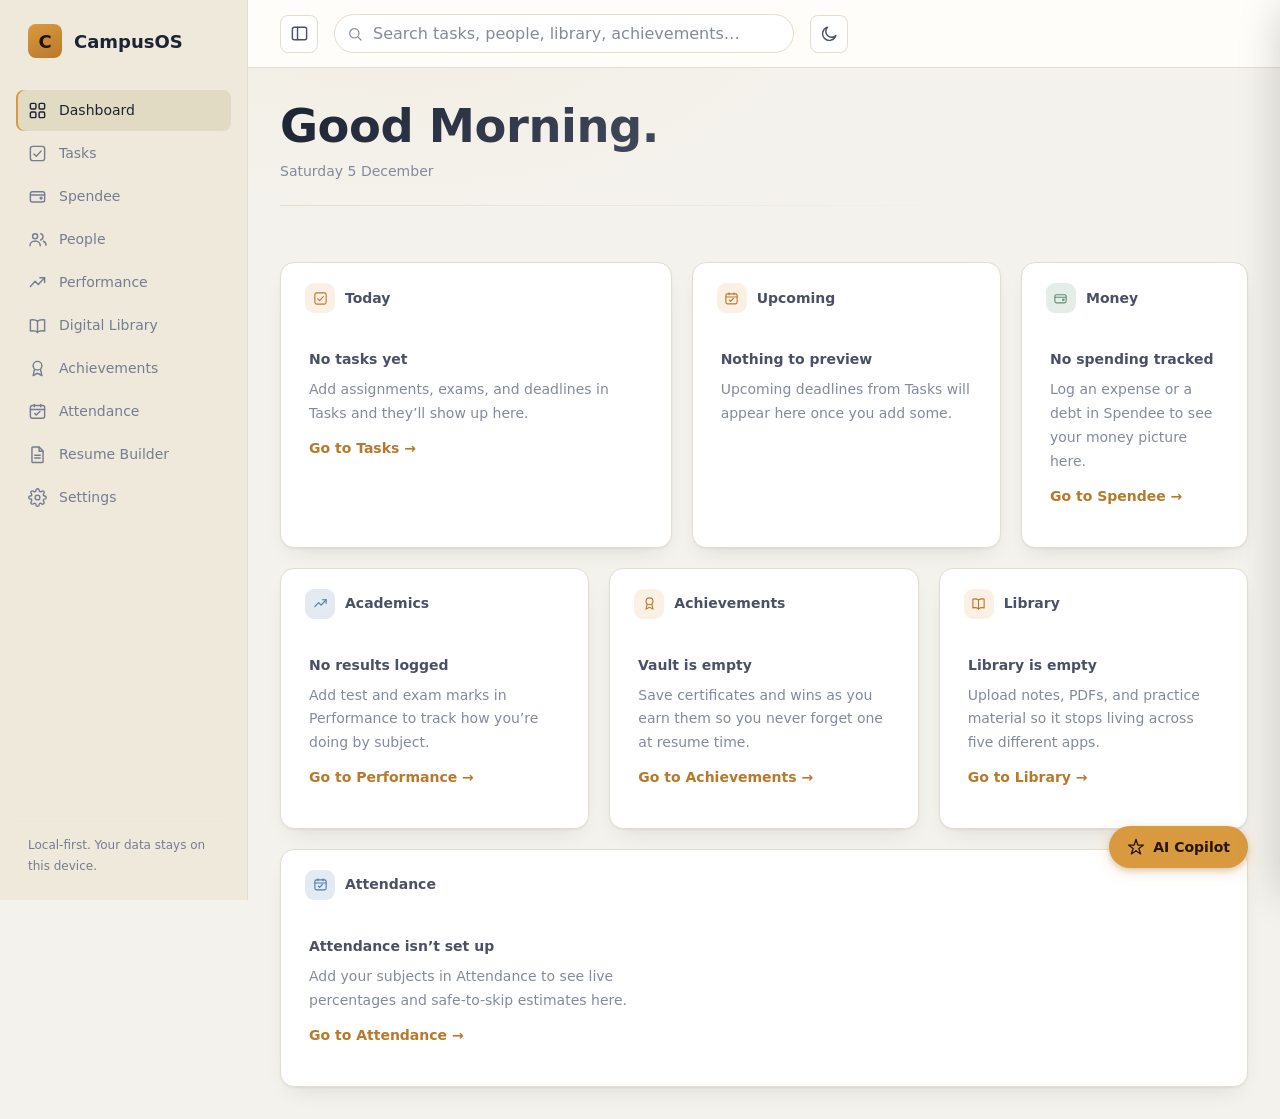
<file: src/CampusOS/index.html>
<!DOCTYPE html>
<html lang="en">
<head>
  <meta charset="UTF-8" />
  <meta name="viewport" content="width=device-width, initial-scale=1.0" />
  <title>Dashboard — CampusOS</title>
  <meta name="description" content="CampusOS — a local-first workspace for college life." />
  <link rel="stylesheet" href="css/tokens.css?v=5" />
  <link rel="stylesheet" href="css/base.css?v=5" />
  <link rel="stylesheet" href="css/components.css?v=5" />
  <link rel="stylesheet" href="css/dashboard.css?v=5" />
</head>
<body>
  <div class="app-shell">
    <aside class="sidebar" id="app-sidebar" aria-label="Module navigation"></aside>

    <div class="app-main">
      <header class="topbar" id="app-topbar"></header>

      <main class="page-content" id="main-content">
        <div class="dash-header">
          <div>
            <h1 class="dash-header__greeting" id="dash-greeting">Good morning.</h1>
            <p class="dash-header__date" id="dash-date"></p>
          </div>
        </div>

        <section class="dash-hero" id="dash-hero" aria-label="Quick stats"></section>

        <section class="dash-grid" aria-label="Overview">
          <div class="card widget widget--today">
            <div class="widget__header"><span class="widget__icon" data-icon="check-square"></span><span class="widget__title">Today</span></div>
            <div id="widget-today-body"></div>
          </div>

          <div class="card widget widget--upcoming">
            <div class="widget__header"><span class="widget__icon" data-icon="calendar-check"></span><span class="widget__title">Upcoming</span></div>
            <div id="widget-upcoming-body"></div>
          </div>

          <div class="card widget widget--money">
            <div class="widget__header"><span class="widget__icon" data-icon="wallet"></span><span class="widget__title">Money</span></div>
            <div id="widget-money-body"></div>
          </div>

          <div class="card widget widget--academics">
            <div class="widget__header"><span class="widget__icon" data-icon="trending-up"></span><span class="widget__title">Academics</span></div>
            <div id="widget-academics-body"></div>
          </div>

          <div class="card widget widget--achievements">
            <div class="widget__header"><span class="widget__icon" data-icon="award"></span><span class="widget__title">Achievements</span></div>
            <div id="widget-achievements-body"></div>
          </div>

          <div class="card widget widget--library">
            <div class="widget__header"><span class="widget__icon" data-icon="book-open"></span><span class="widget__title">Library</span></div>
            <div id="widget-library-body"></div>
          </div>

          <div class="card widget widget--attendance" id="widget-attendance">
            <div class="widget__header"><span class="widget__icon" data-icon="calendar-check"></span><span class="widget__title">Attendance</span></div>
            <div id="widget-attendance-body"></div>
          </div>
        </section>
      </main>
    </div>
  </div>

  <script type="module" src="js/dashboard/index.js?v=5"></script>
</body>
</html>
</file>
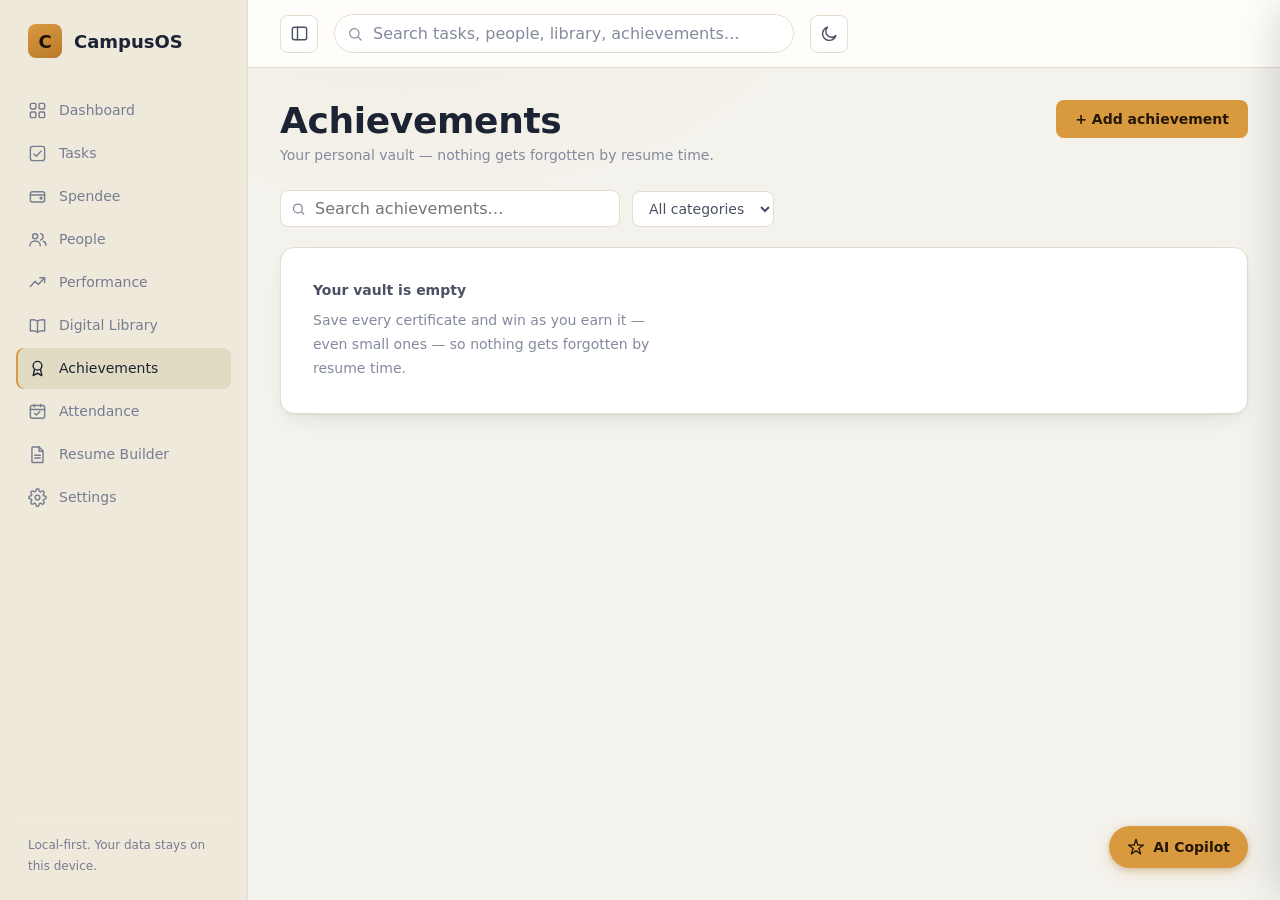
<file: src/CampusOS/pages/achievements.html>
<!DOCTYPE html>
<html lang="en">
<head>
  <meta charset="UTF-8" />
  <meta name="viewport" content="width=device-width, initial-scale=1.0" />
  <title>Achievements — CampusOS</title>
  <link rel="stylesheet" href="../css/tokens.css?v=5" />
  <link rel="stylesheet" href="../css/base.css?v=5" />
  <link rel="stylesheet" href="../css/components.css?v=5" />
  <link rel="stylesheet" href="../css/page.css?v=5" />
</head>
<body>
  <div class="app-shell">
    <aside class="sidebar" id="app-sidebar" aria-label="Module navigation"></aside>

    <div class="app-main">
      <header class="topbar" id="app-topbar"></header>

      <main class="page-content">
        <div class="page-header">
          <div>
            <h1 class="page-header__title">Achievements</h1>
            <p class="page-header__subtitle">Your personal vault — nothing gets forgotten by resume time.</p>
          </div>
          <button class="btn btn--primary" id="ach-add-btn">+ Add achievement</button>
        </div>

        <div class="toolbar">
          <div class="toolbar__search">
            <svg viewBox="0 0 24 24" fill="none" stroke="currentColor" stroke-width="2"><circle cx="11" cy="11" r="7"/><path d="M21 21l-4.3-4.3"/></svg>
            <input type="search" id="ach-search" placeholder="Search achievements…" />
          </div>
          <select class="filter-select" id="ach-filter-category"></select>
        </div>

        <div class="grid" id="ach-grid"></div>
      </main>
    </div>
  </div>

  <script type="module" src="../js/achievements/index.js?v=5"></script>
</body>
</html>
</file>
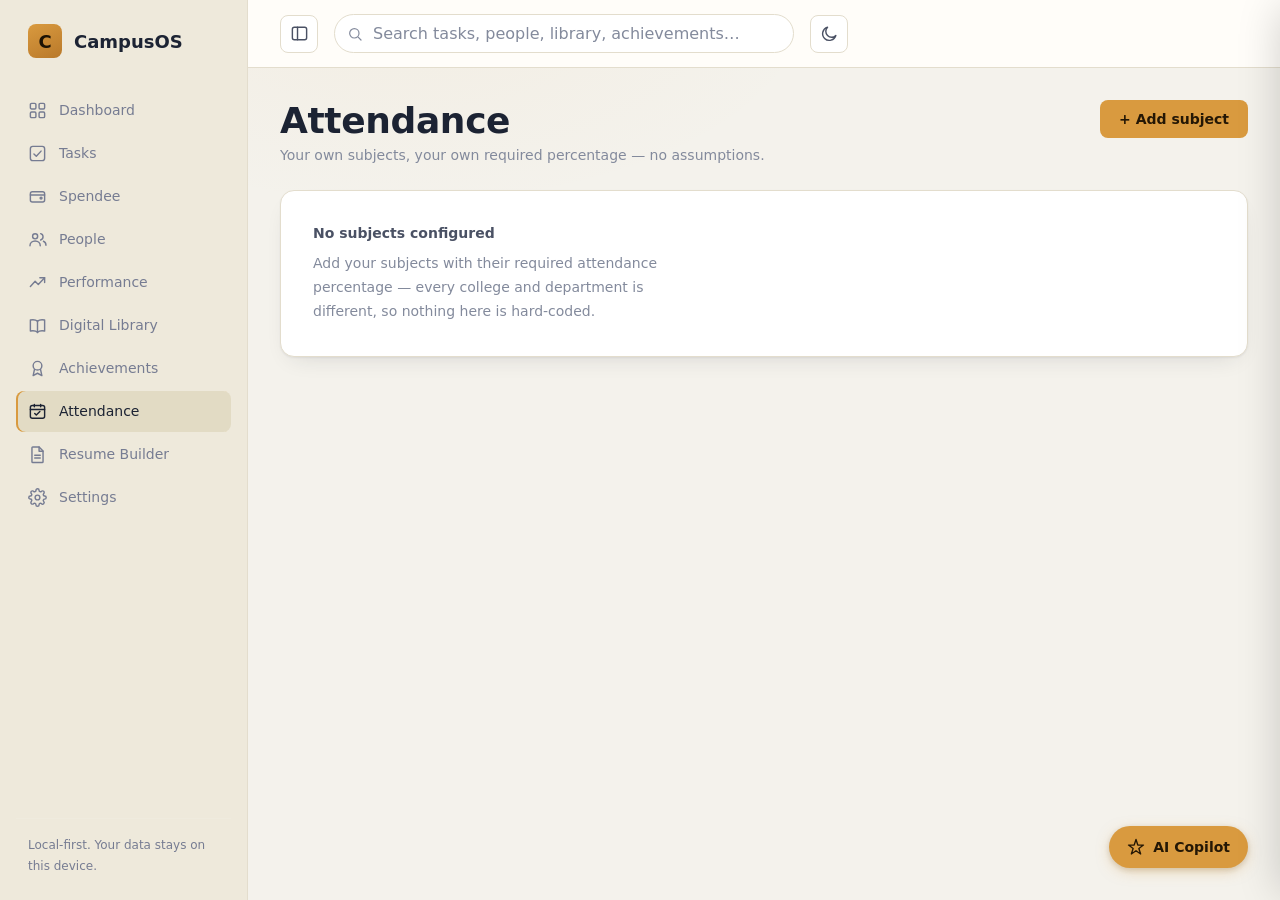
<file: src/CampusOS/pages/attendance.html>
<!DOCTYPE html>
<html lang="en">
<head>
  <meta charset="UTF-8" />
  <meta name="viewport" content="width=device-width, initial-scale=1.0" />
  <title>Attendance — CampusOS</title>
  <link rel="stylesheet" href="../css/tokens.css?v=5" />
  <link rel="stylesheet" href="../css/base.css?v=5" />
  <link rel="stylesheet" href="../css/components.css?v=5" />
  <link rel="stylesheet" href="../css/page.css?v=5" />
</head>
<body>
  <div class="app-shell">
    <aside class="sidebar" id="app-sidebar" aria-label="Module navigation"></aside>

    <div class="app-main">
      <header class="topbar" id="app-topbar"></header>

      <main class="page-content">
        <div class="page-header">
          <div>
            <h1 class="page-header__title">Attendance</h1>
            <p class="page-header__subtitle">Your own subjects, your own required percentage — no assumptions.</p>
          </div>
          <button class="btn btn--primary" id="att-add-btn">+ Add subject</button>
        </div>

        <div class="grid" id="att-grid"></div>
      </main>
    </div>
  </div>

  <script type="module" src="../js/attendance/index.js?v=5"></script>
</body>
</html>
</file>
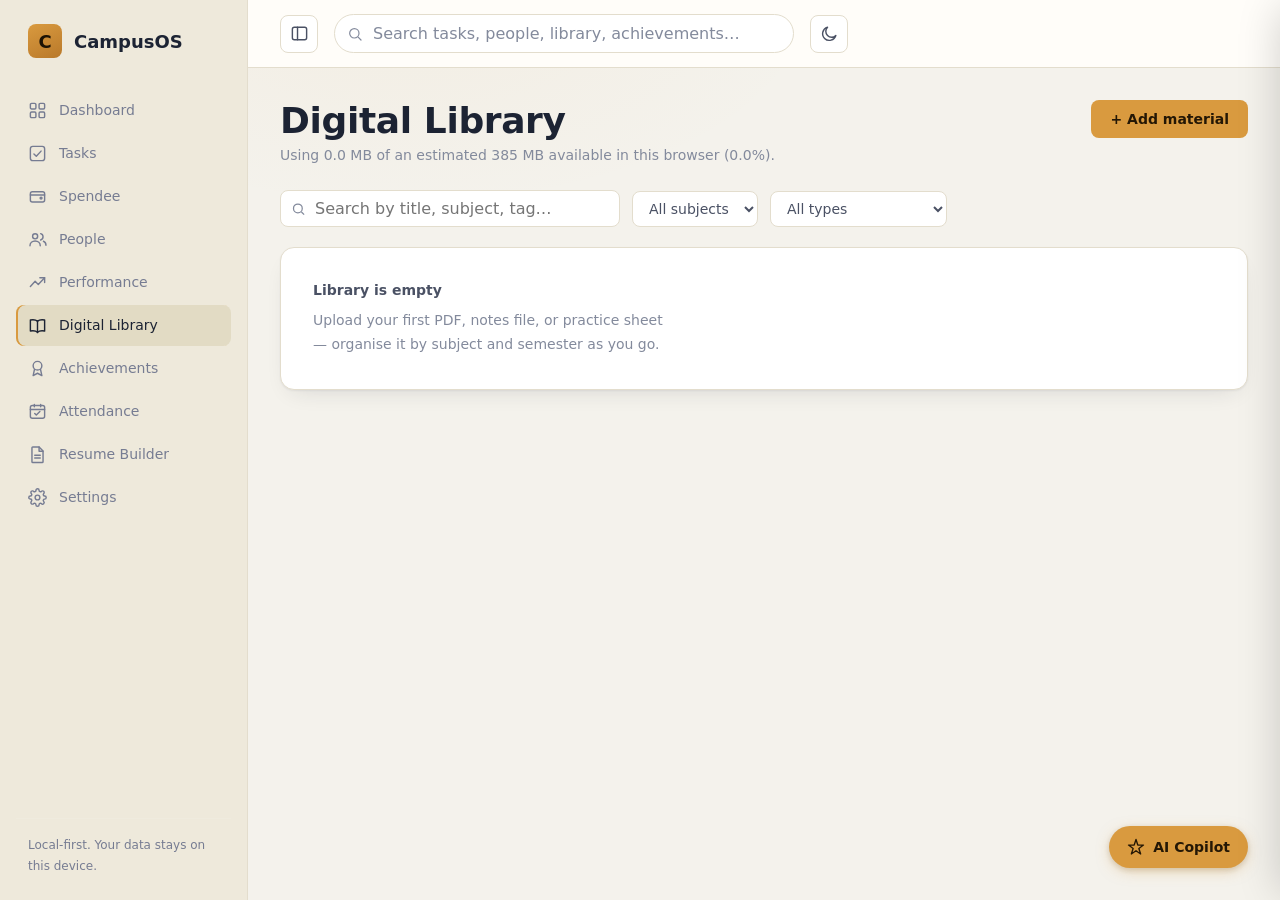
<file: src/CampusOS/pages/library.html>
<!DOCTYPE html>
<html lang="en">
<head>
  <meta charset="UTF-8" />
  <meta name="viewport" content="width=device-width, initial-scale=1.0" />
  <title>Digital Library — CampusOS</title>
  <link rel="stylesheet" href="../css/tokens.css?v=5" />
  <link rel="stylesheet" href="../css/base.css?v=5" />
  <link rel="stylesheet" href="../css/components.css?v=5" />
  <link rel="stylesheet" href="../css/page.css?v=5" />
</head>
<body>
  <div class="app-shell">
    <aside class="sidebar" id="app-sidebar" aria-label="Module navigation"></aside>

    <div class="app-main">
      <header class="topbar" id="app-topbar"></header>

      <main class="page-content">
        <div class="page-header">
          <div>
            <h1 class="page-header__title">Digital Library</h1>
            <p class="page-header__subtitle" id="lib-storage-note">All your study material, in one place.</p>
          </div>
          <button class="btn btn--primary" id="lib-add-btn">+ Add material</button>
        </div>

        <div class="toolbar">
          <div class="toolbar__search">
            <svg viewBox="0 0 24 24" fill="none" stroke="currentColor" stroke-width="2"><circle cx="11" cy="11" r="7"/><path d="M21 21l-4.3-4.3"/></svg>
            <input type="search" id="lib-search" placeholder="Search by title, subject, tag…" />
          </div>
          <select class="filter-select" id="lib-filter-subject"><option value="all">All subjects</option></select>
          <select class="filter-select" id="lib-filter-type">
            <option value="all">All types</option>
            <option>Notes</option><option>PDF</option><option>Practice Questions</option>
            <option>Flowchart</option><option>Mind Map</option><option>Textbook</option><option>Other</option>
          </select>
        </div>

        <div class="grid" id="lib-grid"></div>
      </main>
    </div>
  </div>

  <script type="module" src="../js/library/index.js?v=5"></script>
</body>
</html>
</file>
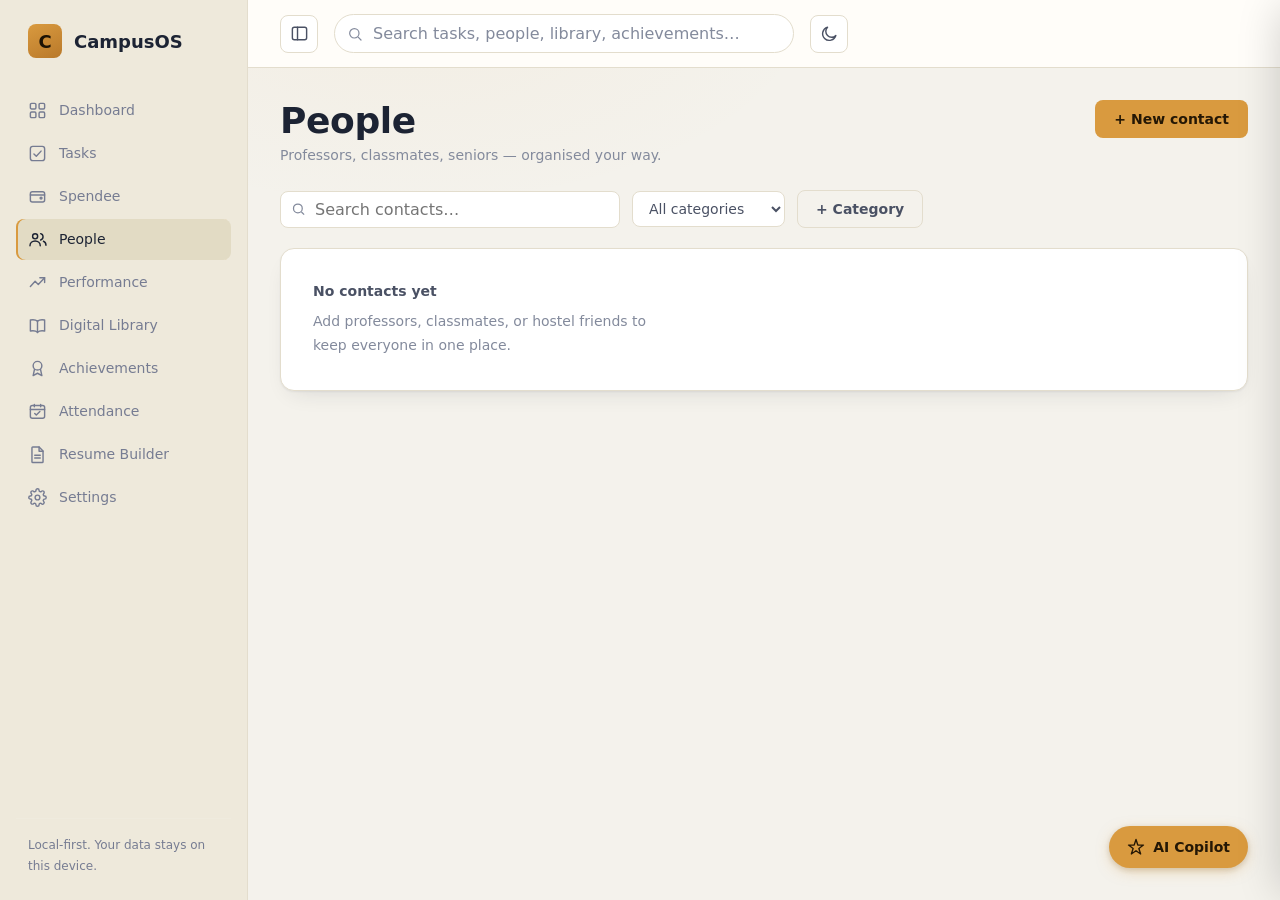
<file: src/CampusOS/pages/people.html>
<!DOCTYPE html>
<html lang="en">
<head>
  <meta charset="UTF-8" />
  <meta name="viewport" content="width=device-width, initial-scale=1.0" />
  <title>People — CampusOS</title>
  <link rel="stylesheet" href="../css/tokens.css?v=5" />
  <link rel="stylesheet" href="../css/base.css?v=5" />
  <link rel="stylesheet" href="../css/components.css?v=5" />
  <link rel="stylesheet" href="../css/page.css?v=5" />
</head>
<body>
  <div class="app-shell">
    <aside class="sidebar" id="app-sidebar" aria-label="Module navigation"></aside>

    <div class="app-main">
      <header class="topbar" id="app-topbar"></header>

      <main class="page-content">
        <div class="page-header">
          <div>
            <h1 class="page-header__title">People</h1>
            <p class="page-header__subtitle">Professors, classmates, seniors — organised your way.</p>
          </div>
          <button class="btn btn--primary" id="people-add-btn">+ New contact</button>
        </div>

        <div class="toolbar">
          <div class="toolbar__search">
            <svg viewBox="0 0 24 24" fill="none" stroke="currentColor" stroke-width="2"><circle cx="11" cy="11" r="7"/><path d="M21 21l-4.3-4.3"/></svg>
            <input type="search" id="people-search" placeholder="Search contacts…" />
          </div>
          <select class="filter-select" id="people-filter-category"></select>
          <button class="btn btn--ghost" id="people-add-category-btn">+ Category</button>
        </div>

        <div class="grid" id="people-grid"></div>
      </main>
    </div>
  </div>

  <script type="module" src="../js/people/index.js?v=5"></script>
</body>
</html>
</file>
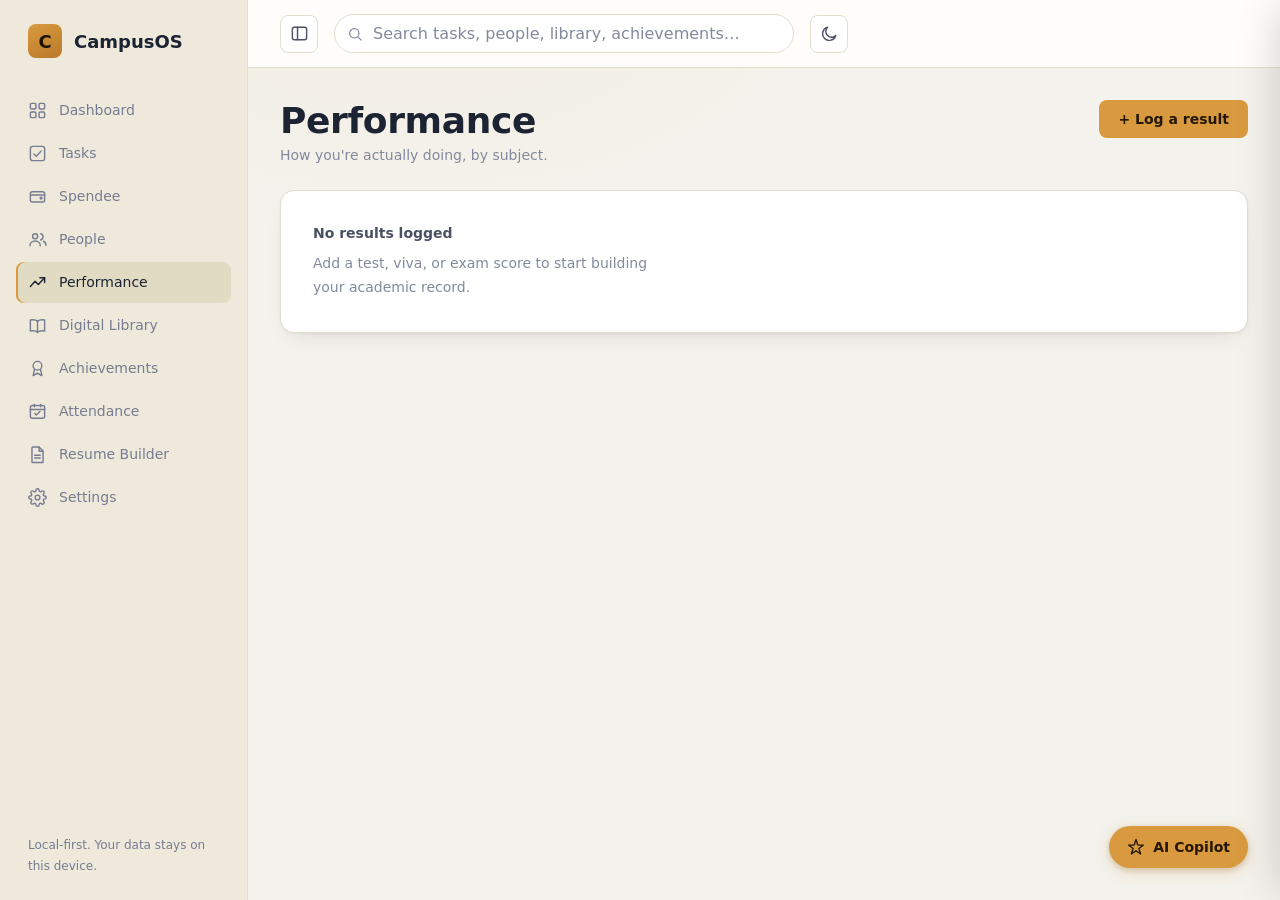
<file: src/CampusOS/pages/performance.html>
<!DOCTYPE html>
<html lang="en">
<head>
  <meta charset="UTF-8" />
  <meta name="viewport" content="width=device-width, initial-scale=1.0" />
  <title>Performance — CampusOS</title>
  <link rel="stylesheet" href="../css/tokens.css?v=5" />
  <link rel="stylesheet" href="../css/base.css?v=5" />
  <link rel="stylesheet" href="../css/components.css?v=5" />
  <link rel="stylesheet" href="../css/page.css?v=5" />
</head>
<body>
  <div class="app-shell">
    <aside class="sidebar" id="app-sidebar" aria-label="Module navigation"></aside>

    <div class="app-main">
      <header class="topbar" id="app-topbar"></header>

      <main class="page-content">
        <div class="page-header">
          <div>
            <h1 class="page-header__title">Performance</h1>
            <p class="page-header__subtitle">How you're actually doing, by subject.</p>
          </div>
          <button class="btn btn--primary" id="perf-add-btn">+ Log a result</button>
        </div>

        <div id="perf-summary"></div>
        <div id="perf-chart" style="margin-bottom:var(--space-6);"></div>
        <div id="perf-list"></div>
      </main>
    </div>
  </div>

  <script type="module" src="../js/performance/index.js?v=5"></script>
</body>
</html>
</file>
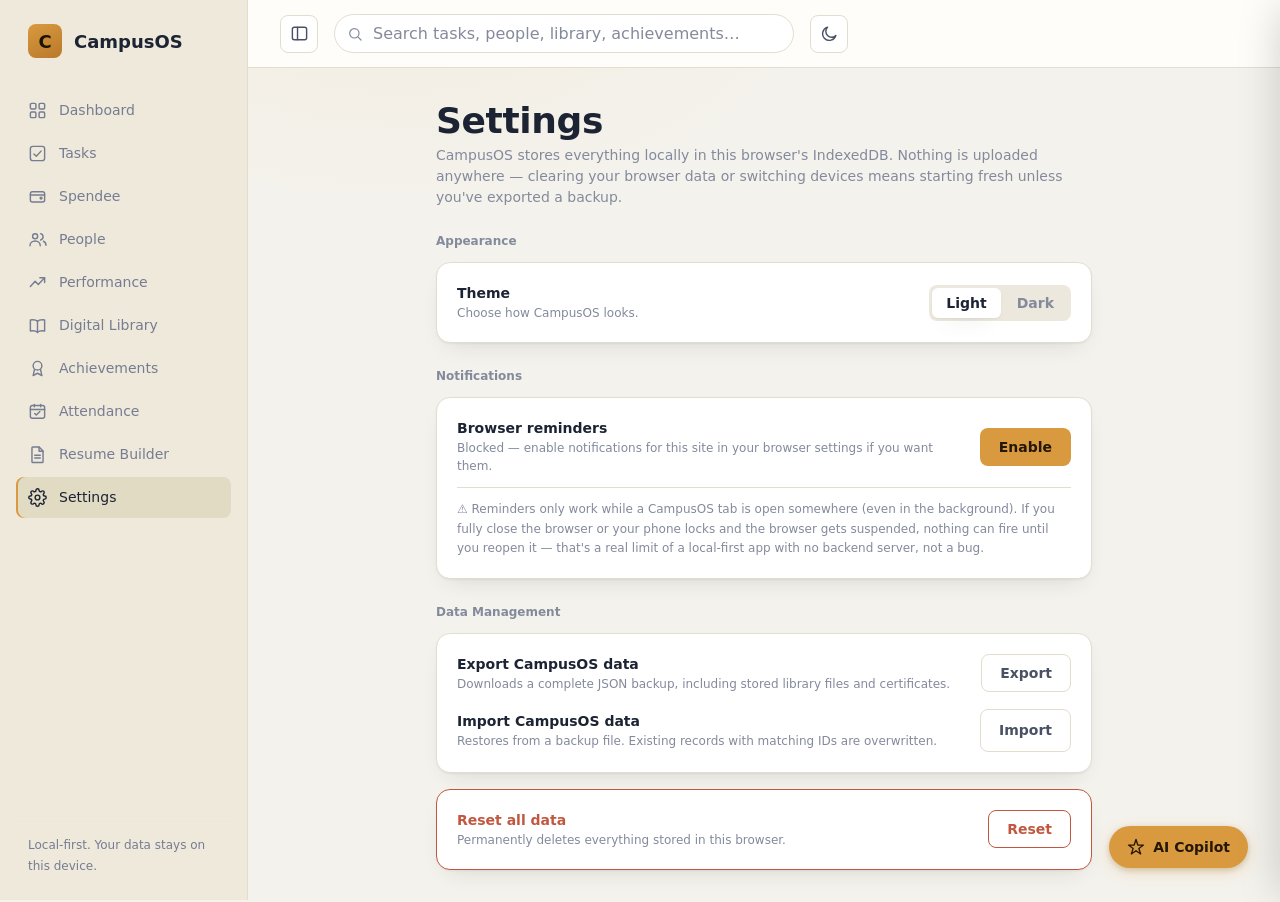
<file: src/CampusOS/pages/settings.html>
<!DOCTYPE html>
<html lang="en">
<head>
  <meta charset="UTF-8" />
  <meta name="viewport" content="width=device-width, initial-scale=1.0" />
  <title>Settings — CampusOS</title>
  <link rel="stylesheet" href="../css/tokens.css?v=5" />
  <link rel="stylesheet" href="../css/base.css?v=5" />
  <link rel="stylesheet" href="../css/components.css?v=5" />
  <link rel="stylesheet" href="../css/page.css?v=5" />
</head>
<body>
  <div class="app-shell">
    <aside class="sidebar" id="app-sidebar" aria-label="Module navigation"></aside>

    <div class="app-main">
      <header class="topbar" id="app-topbar"></header>

      <main class="page-content" style="max-width:720px;">
        <div class="page-header">
          <div>
            <h1 class="page-header__title">Settings</h1>
            <p class="page-header__subtitle" id="about-note"></p>
          </div>
        </div>

        <div class="section-title" style="margin-top:0;">Appearance</div>
        <div class="card" style="padding:var(--space-5);margin-bottom:var(--space-6);">
          <div style="display:flex;justify-content:space-between;align-items:center;">
            <div>
              <div style="font-weight:600;font-size:var(--text-sm);">Theme</div>
              <div style="font-size:var(--text-xs);color:var(--ink-faint);">Choose how CampusOS looks.</div>
            </div>
            <div class="tabs">
              <button class="tab" data-theme-choice="light">Light</button>
              <button class="tab" data-theme-choice="dark">Dark</button>
            </div>
          </div>
        </div>

        <div class="section-title">Notifications</div>
        <div class="card" style="padding:var(--space-5);margin-bottom:var(--space-6);">
          <div style="display:flex;justify-content:space-between;align-items:center;gap:var(--space-4);">
            <div>
              <div style="font-weight:600;font-size:var(--text-sm);">Browser reminders</div>
              <div style="font-size:var(--text-xs);color:var(--ink-faint);" id="notif-status"></div>
            </div>
            <button class="btn btn--primary" id="notif-enable-btn">Enable</button>
          </div>
          <p style="font-size:var(--text-xs);color:var(--ink-faint);margin-top:12px;padding-top:12px;border-top:1px solid var(--surface-border);line-height:1.6;">
            ⚠️ Reminders only work while a CampusOS tab is open somewhere (even in the background). If you fully close the browser or your phone locks and the browser gets suspended, nothing can fire until you reopen it — that's a real limit of a local-first app with no backend server, not a bug.
          </p>
        </div>

        <div class="section-title">Data Management</div>
        <div class="card" style="padding:var(--space-5);margin-bottom:var(--space-4);">
          <div style="display:flex;justify-content:space-between;align-items:center;gap:var(--space-4);margin-bottom:var(--space-4);">
            <div>
              <div style="font-weight:600;font-size:var(--text-sm);">Export CampusOS data</div>
              <div style="font-size:var(--text-xs);color:var(--ink-faint);">Downloads a complete JSON backup, including stored library files and certificates.</div>
            </div>
            <button class="btn btn--ghost" id="export-btn">Export</button>
          </div>
          <div style="display:flex;justify-content:space-between;align-items:center;gap:var(--space-4);">
            <div>
              <div style="font-weight:600;font-size:var(--text-sm);">Import CampusOS data</div>
              <div style="font-size:var(--text-xs);color:var(--ink-faint);">Restores from a backup file. Existing records with matching IDs are overwritten.</div>
            </div>
            <label class="btn btn--ghost" style="cursor:pointer;">
              Import
              <input type="file" id="import-input" accept="application/json" style="display:none;" />
            </label>
          </div>
        </div>

        <div class="card" style="padding:var(--space-5);border-color:var(--danger);">
          <div style="display:flex;justify-content:space-between;align-items:center;gap:var(--space-4);">
            <div>
              <div style="font-weight:600;font-size:var(--text-sm);color:var(--danger);">Reset all data</div>
              <div style="font-size:var(--text-xs);color:var(--ink-faint);">Permanently deletes everything stored in this browser.</div>
            </div>
            <button class="btn btn--ghost" id="reset-btn" style="color:var(--danger);border-color:var(--danger);">Reset</button>
          </div>
        </div>

      </main>
    </div>
  </div>

  <script type="module" src="../js/settings/index.js?v=5"></script>
</body>
</html>
</file>
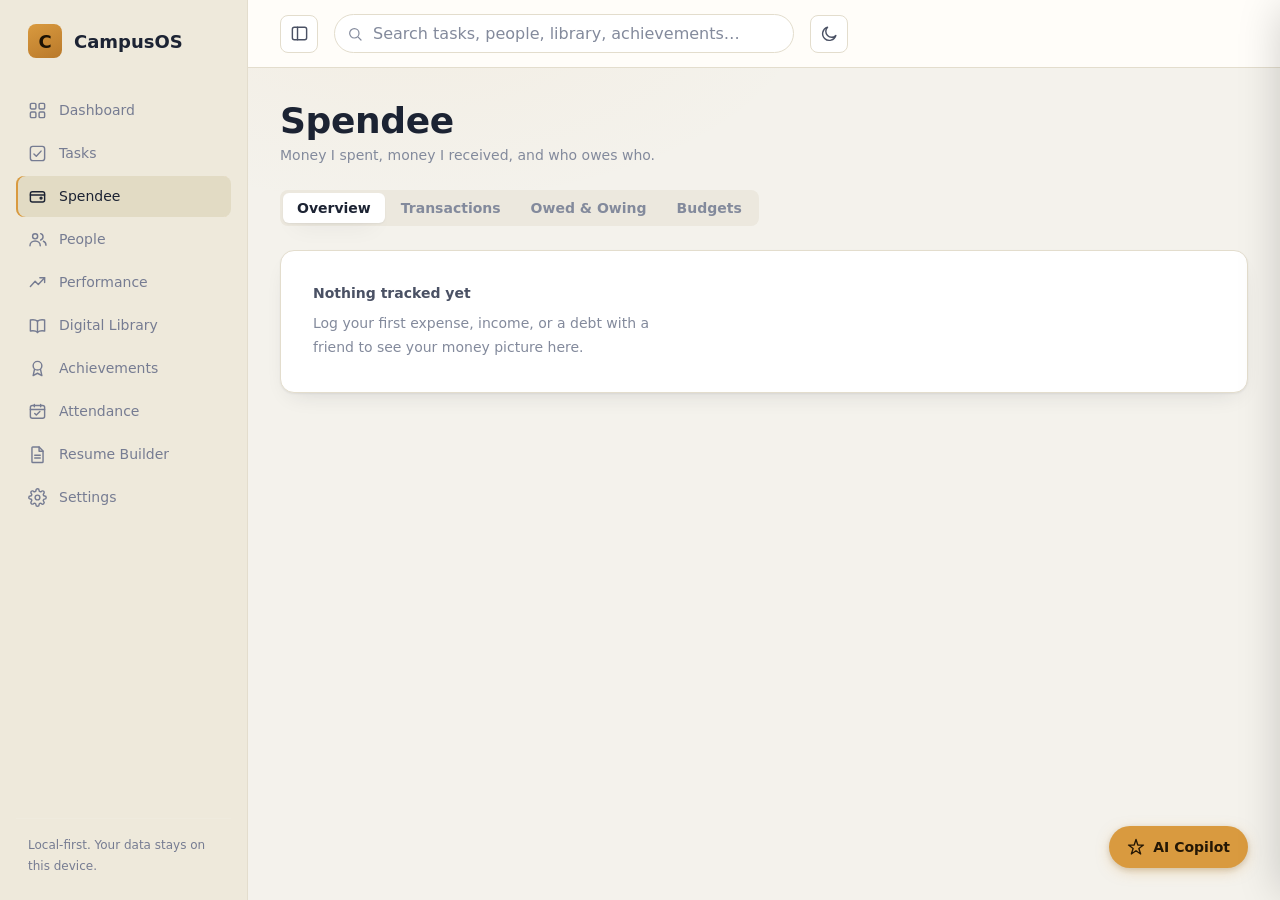
<file: src/CampusOS/pages/spendee.html>
<!DOCTYPE html>
<html lang="en">
<head>
  <meta charset="UTF-8" />
  <meta name="viewport" content="width=device-width, initial-scale=1.0" />
  <title>Spendee — CampusOS</title>
  <link rel="stylesheet" href="../css/tokens.css?v=5" />
  <link rel="stylesheet" href="../css/base.css?v=5" />
  <link rel="stylesheet" href="../css/components.css?v=5" />
  <link rel="stylesheet" href="../css/page.css?v=5" />
  <link rel="stylesheet" href="../css/dashboard.css?v=5" />
</head>
<body>
  <div class="app-shell">
    <aside class="sidebar" id="app-sidebar" aria-label="Module navigation"></aside>

    <div class="app-main">
      <header class="topbar" id="app-topbar"></header>

      <main class="page-content">
        <div class="page-header">
          <div>
            <h1 class="page-header__title">Spendee</h1>
            <p class="page-header__subtitle">Money I spent, money I received, and who owes who.</p>
          </div>
        </div>

        <div class="tabs" style="margin-bottom:var(--space-6);width:fit-content;">
          <button class="tab is-active" data-tab="overview">Overview</button>
          <button class="tab" data-tab="transactions">Transactions</button>
          <button class="tab" data-tab="debts">Owed &amp; Owing</button>
          <button class="tab" data-tab="budgets">Budgets</button>
        </div>

        <section data-panel="overview" id="spendee-overview"></section>

        <section data-panel="transactions" hidden>
          <div class="toolbar">
            <div class="toolbar__search">
              <svg viewBox="0 0 24 24" fill="none" stroke="currentColor" stroke-width="2"><circle cx="11" cy="11" r="7"/><path d="M21 21l-4.3-4.3"/></svg>
              <input type="search" id="tx-search" placeholder="Search transactions…" />
            </div>
            <select class="filter-select" id="tx-filter-type">
              <option value="all">All types</option>
              <option value="expense">Expense</option>
              <option value="income">Income</option>
            </select>
            <select class="filter-select" id="tx-filter-category"></select>
            <button class="btn btn--ghost" id="tx-add-category-btn">+ Category</button>
            <button class="btn btn--primary" id="tx-add-btn" style="margin-left:auto;">+ New transaction</button>
          </div>
          <div class="list" id="tx-list"></div>
        </section>

        <section data-panel="debts" hidden>
          <div class="toolbar">
            <select class="filter-select" id="debt-filter-direction">
              <option value="all">All debts</option>
              <option value="owed_to_me">Owed to me</option>
              <option value="i_owe">I owe</option>
            </select>
            <select class="filter-select" id="debt-filter-settled">
              <option value="unsettled">Unsettled</option>
              <option value="settled">Settled</option>
              <option value="all">All</option>
            </select>
            <button class="btn btn--primary" id="debt-add-btn" style="margin-left:auto;">+ Add debt</button>
          </div>
          <div class="list" id="debt-list"></div>
        </section>

        <section data-panel="budgets" hidden>
          <p style="font-size:var(--text-sm);color:var(--ink-faint);margin-bottom:var(--space-5);max-width:520px;">
            Set a monthly limit per category and see how this month's spending compares as you go — no manual tracking needed.
          </p>
          <div class="list" id="budget-list"></div>
        </section>
      </main>
    </div>
  </div>

  <script type="module" src="../js/spendee/index.js?v=5"></script>
</body>
</html>
</file>
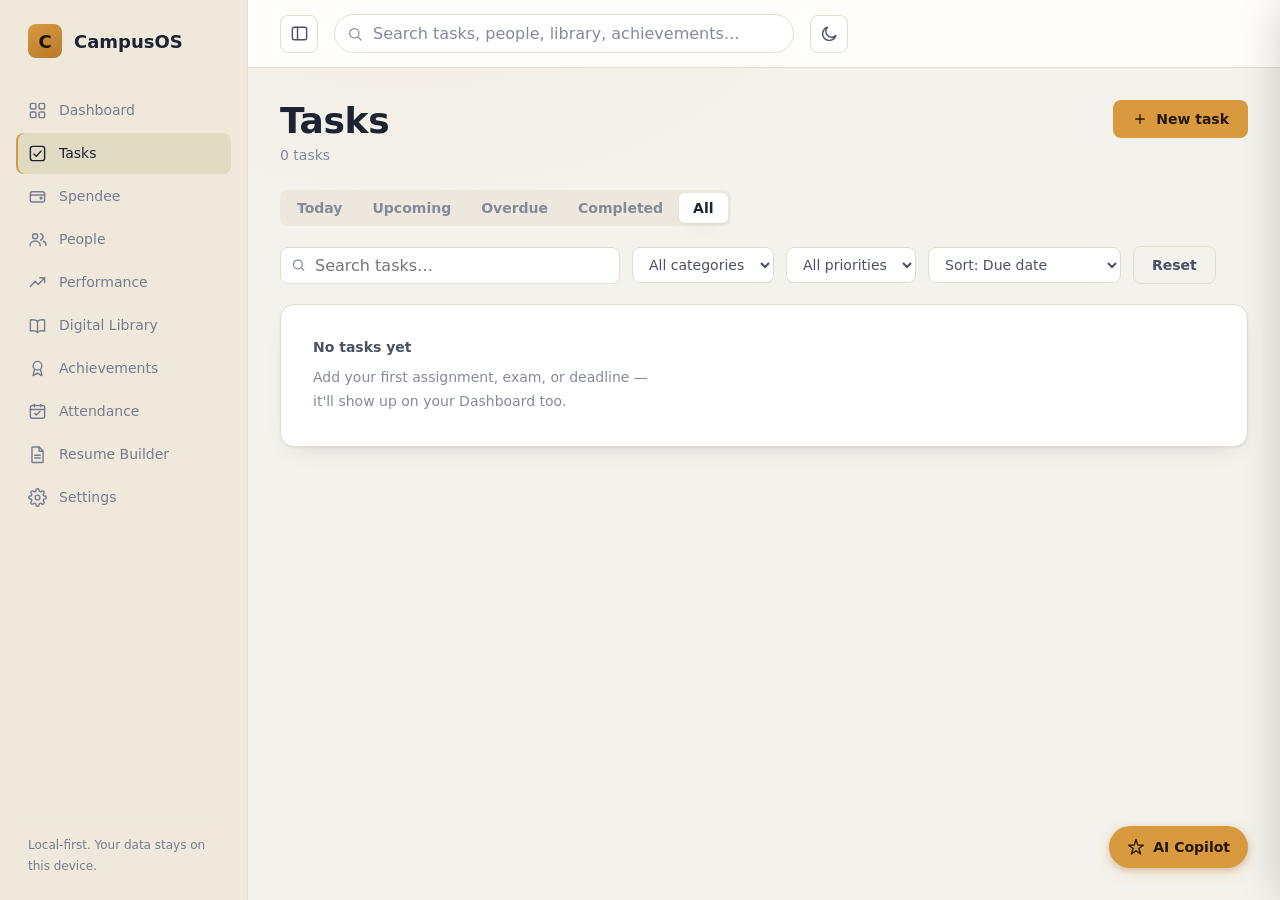
<file: src/CampusOS/pages/tasks.html>
<!DOCTYPE html>
<html lang="en">
<head>
  <meta charset="UTF-8" />
  <meta name="viewport" content="width=device-width, initial-scale=1.0" />
  <title>Tasks — CampusOS</title>
  <link rel="stylesheet" href="../css/tokens.css?v=5" />
  <link rel="stylesheet" href="../css/base.css?v=5" />
  <link rel="stylesheet" href="../css/components.css?v=5" />
  <link rel="stylesheet" href="../css/page.css?v=5" />
</head>
<body>
  <div class="app-shell">
    <aside class="sidebar" id="app-sidebar" aria-label="Module navigation"></aside>

    <div class="app-main">
      <header class="topbar" id="app-topbar"></header>

      <main class="page-content">
        <div class="page-header">
          <div>
            <h1 class="page-header__title">Tasks</h1>
            <p class="page-header__subtitle" id="task-count">0 tasks</p>
          </div>
          <button class="btn btn--primary" id="task-add-btn">
            <svg width="16" height="16" viewBox="0 0 24 24" fill="none" stroke="currentColor" stroke-width="2"><path d="M12 5v14M5 12h14"/></svg>
            New task
          </button>
        </div>

        <div class="tabs" style="margin-bottom:var(--space-5);width:fit-content;">
          <button class="tab" data-view="today">Today</button>
          <button class="tab" data-view="upcoming">Upcoming</button>
          <button class="tab" data-view="overdue">Overdue</button>
          <button class="tab" data-view="completed">Completed</button>
          <button class="tab is-active" data-view="all">All</button>
        </div>

        <div class="toolbar">
          <div class="toolbar__search">
            <svg viewBox="0 0 24 24" fill="none" stroke="currentColor" stroke-width="2"><circle cx="11" cy="11" r="7"/><path d="M21 21l-4.3-4.3"/></svg>
            <input type="search" id="task-search" placeholder="Search tasks…" />
          </div>
          <select class="filter-select" id="task-filter-category"></select>
          <select class="filter-select" id="task-filter-priority">
            <option value="all">All priorities</option>
            <option value="High">High</option>
            <option value="Medium">Medium</option>
            <option value="Low">Low</option>
          </select>
          <select class="filter-select" id="task-sort">
            <option value="dueDate">Sort: Due date</option>
            <option value="priority">Sort: Priority</option>
            <option value="created">Sort: Recently added</option>
          </select>
          <button class="btn btn--ghost" id="task-reset-filters">Reset</button>
        </div>

        <div class="list" id="task-list"></div>
      </main>
    </div>
  </div>

  <script type="module" src="../js/tasks/index.js?v=5"></script>
</body>
</html>
</file>
<file: src/CampusOS/css/tokens.css>
/**
 * tokens.css — the design system's single source of truth.
 *
 * Palette rationale: CampusOS reads as a study desk, not a SaaS dashboard —
 * an ink-blue base (evokes a notebook cover / ruled page) with a warm
 * brass/amber accent (a highlighter, a desk lamp), rather than the usual
 * cream+terracotta or near-black+neon defaults. Status colors are muted,
 * not neon, so the dashboard stays calm even when it's busy.
 */

@font-face {
  font-family: 'Space Grotesk';
  src: local('Space Grotesk');
}

:root {
  /* Type */
  --font-display: 'Space Grotesk', 'Segoe UI', system-ui, sans-serif;
  --font-body: 'Inter', 'Segoe UI', system-ui, sans-serif;
  --font-mono: 'IBM Plex Mono', ui-monospace, monospace;

  --text-xs: 0.75rem;
  --text-sm: 0.875rem;
  --text-base: 1rem;
  --text-md: 1.125rem;
  --text-lg: 1.375rem;
  --text-xl: 1.75rem;
  --text-2xl: 2.25rem;
  --text-3xl: 2.9rem;

  --leading-tight: 1.15;
  --leading-normal: 1.5;
  --leading-relaxed: 1.7;

  /* Spacing (4px base) */
  --space-1: 4px;
  --space-2: 8px;
  --space-3: 12px;
  --space-4: 16px;
  --space-5: 20px;
  --space-6: 24px;
  --space-8: 32px;
  --space-10: 40px;
  --space-12: 48px;
  --space-16: 64px;

  --radius-sm: 8px;
  --radius-md: 14px;
  --radius-lg: 20px;
  --radius-pill: 999px;

  --sidebar-width: 248px;
  --topbar-height: 68px;
  --content-max: 1180px;

  --ease-standard: cubic-bezier(0.22, 1, 0.36, 1);
  --ease-spring: cubic-bezier(0.16, 1, 0.3, 1);
  --duration-fast: 140ms;
  --duration-base: 220ms;

  /* Semantic accents (theme-independent hues) */
  --accent: #d99a3f;
  --accent-strong: #b9792a;
  --success: #5f8f74;
  --danger: #c1573f;
  --info: #4f7ea8;
}

/* ---------- Light theme (default) ---------- */
:root,
[data-theme='light'] {
  --bg: #f4f2ec;
  --bg-elevated: #fffdf9;
  --bg-inset: #ece8de;
  --surface: #ffffff;
  --surface-border: #e3ddcd;

  --ink: #1c2333;
  --ink-soft: #4a5164;
  --ink-faint: #838a9c;

  --sidebar-bg: #eee9db;
  --sidebar-ink: #1c2333;
  --sidebar-ink-muted: #767c92;
  --sidebar-active-bg: #e2dbc4;
  --sidebar-border: #e3ddcd;

  --shadow-card: 0 1px 2px rgba(28, 35, 51, 0.06), 0 10px 24px -12px rgba(28, 35, 51, 0.16);
  --shadow-pop: 0 20px 45px -18px rgba(28, 35, 51, 0.35);
}

/* ---------- Dark theme ---------- */
[data-theme='dark'] {
  --bg: #10131e;
  --bg-elevated: #171b29;
  --bg-inset: #0c0e17;
  --surface: #191d2c;
  --surface-border: #2a3044;

  --ink: #ecebe4;
  --ink-soft: #b6b9c9;
  --ink-faint: #767c92;

  --sidebar-bg: #0c0e17;
  --sidebar-ink: #d9dcea;
  --sidebar-ink-muted: #6b7189;
  --sidebar-active-bg: #1d2236;
  --sidebar-border: #232840;

  --shadow-card: 0 1px 2px rgba(0, 0, 0, 0.3), 0 12px 28px -14px rgba(0, 0, 0, 0.6);
  --shadow-pop: 0 24px 50px -18px rgba(0, 0, 0, 0.7);
}

@media (prefers-reduced-motion: reduce) {
  * {
    animation-duration: 0.001ms !important;
    animation-iteration-count: 1 !important;
    transition-duration: 0.001ms !important;
  }
}

/* ---------- Motion primitives ----------
 * Shared entrance/press motion used across every page so nothing simply
 * "pops" — cards, list rows, and grid items fade + rise in on load, and
 * staggering (--stagger, set inline per item) keeps groups from all
 * animating in unison like a single flat flash. */

@keyframes rise-in {
  from { opacity: 0; transform: translateY(10px); }
  to { opacity: 1; transform: translateY(0); }
}

@keyframes fade-in {
  from { opacity: 0; }
  to { opacity: 1; }
}

@keyframes pop-in {
  from { opacity: 0; transform: scale(0.94); }
  to { opacity: 1; transform: scale(1); }
}

.animate-in {
  animation: rise-in 480ms cubic-bezier(0.16, 1, 0.3, 1) both;
  animation-delay: calc(var(--stagger, 0) * 45ms);
}

.page-content {
  animation: fade-in 320ms ease-out both;
}
</file>
<file: src/CampusOS/css/base.css>
/* base.css — reset, typography, and the persistent app shell layout. */

*, *::before, *::after { box-sizing: border-box; }

html, body {
  height: 100%;
}

body {
  margin: 0;
  background: var(--bg);
  color: var(--ink);
  font-family: var(--font-body);
  font-size: var(--text-base);
  line-height: var(--leading-normal);
  -webkit-font-smoothing: antialiased;
}

h1, h2, h3, h4 {
  font-family: var(--font-display);
  font-weight: 600;
  line-height: var(--leading-tight);
  margin: 0;
  letter-spacing: -0.01em;
}

p { margin: 0; }

a { color: inherit; }

button {
  font-family: inherit;
  cursor: pointer;
}

input, select, textarea {
  font-family: inherit;
  font-size: inherit;
  color: inherit;
}

ul { list-style: none; margin: 0; padding: 0; }

img { max-width: 100%; display: block; }

/* Visible, deliberate focus states everywhere (spec Instruction 39) */
:focus-visible {
  outline: 2px solid var(--accent);
  outline-offset: 2px;
  border-radius: 4px;
}

.icon {
  width: 19px;
  height: 19px;
  flex-shrink: 0;
}

/* ---------- App shell ---------- */

.app-shell {
  display: grid;
  grid-template-columns: var(--sidebar-width) 1fr;
  min-height: 100vh;
}

body.sidebar-collapsed .app-shell { grid-template-columns: 76px 1fr; }
body.sidebar-collapsed .sidebar__name,
body.sidebar-collapsed .nav-item__label,
body.sidebar-collapsed .nav-item__badge,
body.sidebar-collapsed .sidebar__hint {
  display: none;
}
body.sidebar-collapsed .sidebar__brand { justify-content: center; padding-left: 0; padding-right: 0; }
body.sidebar-collapsed .nav-item { justify-content: center; padding-left: 0; padding-right: 0; }
body.sidebar-collapsed .sidebar__foot { text-align: center; }

.mobile-nav-backdrop {
  display: none;
}

@media (max-width: 900px) {
  /* The desktop icon-rail collapse doesn't apply on mobile — the
     sidebar is already off-canvas there, toggled by .is-open instead. */
  body.sidebar-collapsed .app-shell { grid-template-columns: 1fr; }
  body.sidebar-collapsed .sidebar__name,
  body.sidebar-collapsed .nav-item__label,
  body.sidebar-collapsed .nav-item__badge,
  body.sidebar-collapsed .sidebar__hint {
    display: revert;
  }
  body.sidebar-collapsed .sidebar__brand,
  body.sidebar-collapsed .nav-item {
    justify-content: flex-start;
    padding-left: var(--space-3);
    padding-right: var(--space-3);
  }

  .mobile-nav-backdrop {
    display: block;
    position: fixed;
    inset: 0;
    background: rgba(12, 14, 23, 0.5);
    z-index: 39;
    opacity: 0;
    pointer-events: none;
    transition: opacity 200ms ease;
  }
  .mobile-nav-backdrop.is-visible { opacity: 1; pointer-events: auto; }
}

.sidebar {
  background: var(--sidebar-bg);
  color: var(--sidebar-ink);
  border-right: 1px solid var(--sidebar-border);
  display: flex;
  flex-direction: column;
  padding: var(--space-6) var(--space-4);
  position: sticky;
  top: 0;
  height: 100vh;
  transition: transform 220ms cubic-bezier(0.16, 1, 0.3, 1), width 220ms cubic-bezier(0.16, 1, 0.3, 1);
}

.sidebar__brand {
  display: flex;
  align-items: center;
  gap: var(--space-3);
  padding: 0 var(--space-3) var(--space-8);
  text-decoration: none;
  cursor: pointer;
  transition: opacity 160ms ease;
}

.sidebar__brand:hover { opacity: 0.85; }

.sidebar__mark {
  width: 34px;
  height: 34px;
  border-radius: var(--radius-sm);
  background: linear-gradient(155deg, var(--accent), var(--accent-strong));
  color: #1c1204;
  display: grid;
  place-items: center;
  font-family: var(--font-display);
  font-weight: 700;
  font-size: var(--text-md);
}

.sidebar__name {
  font-family: var(--font-display);
  font-size: var(--text-md);
  font-weight: 600;
  color: var(--sidebar-ink);
}

.sidebar__nav {
  display: flex;
  flex-direction: column;
  gap: 2px;
  flex: 1;
}

.nav-item {
  display: flex;
  align-items: center;
  gap: var(--space-3);
  padding: 10px var(--space-3);
  border-radius: var(--radius-sm);
  color: var(--sidebar-ink-muted);
  text-decoration: none;
  font-size: var(--text-sm);
  font-weight: 500;
  transition: background 180ms var(--ease-spring), color 180ms var(--ease-spring), transform 180ms var(--ease-spring);
}

.nav-item:hover:not(.nav-item--planned) {
  background: var(--sidebar-active-bg);
  color: var(--sidebar-ink);
  transform: translateX(3px);
}

.nav-item--active {
  background: var(--sidebar-active-bg);
  color: var(--sidebar-ink);
  box-shadow: inset 2px 0 0 var(--accent);
}

.nav-item--planned {
  cursor: default;
  opacity: 0.55;
}

.nav-item__icon { color: currentColor; }

.nav-item__label { flex: 1; }

.nav-item__badge {
  font-size: 10px;
  padding: 2px 7px;
  border-radius: var(--radius-pill);
  background: rgba(255, 255, 255, 0.08);
  color: var(--sidebar-ink-muted);
}

.sidebar__foot {
  padding: var(--space-4) var(--space-3) 0;
  border-top: 1px solid rgba(255, 255, 255, 0.07);
  margin-top: var(--space-4);
}

.sidebar__hint {
  font-size: var(--text-xs);
  color: var(--sidebar-ink-muted);
  line-height: var(--leading-relaxed);
}

.app-main {
  display: flex;
  flex-direction: column;
  min-width: 0;
  background:
    radial-gradient(600px 300px at 15% 0%, color-mix(in srgb, var(--accent) 5%, transparent), transparent 70%),
    var(--bg);
}

.topbar {
  height: var(--topbar-height);
  display: flex;
  align-items: center;
  gap: var(--space-4);
  padding: 0 var(--space-8);
  border-bottom: 1px solid var(--surface-border);
  background: var(--bg-elevated);
  position: sticky;
  top: 0;
  z-index: 20;
}

.topbar__search {
  flex: 1;
  max-width: 460px;
  position: relative;
  display: flex;
  align-items: center;
}

.topbar__search-icon {
  position: absolute;
  left: 13px;
  color: var(--ink-faint);
  width: 16px;
  height: 16px;
}

.topbar__search-input {
  width: 100%;
  padding: 9px 14px 9px 38px;
  border-radius: var(--radius-pill);
  border: 1px solid var(--surface-border);
  background: var(--surface);
  color: var(--ink);
}

.topbar__search-input::placeholder { color: var(--ink-faint); }

.icon-button {
  width: 38px;
  height: 38px;
  display: grid;
  place-items: center;
  border-radius: var(--radius-sm);
  border: 1px solid var(--surface-border);
  background: var(--surface);
  color: var(--ink-soft);
  transition: color 160ms ease, border-color 160ms ease, background 160ms ease;
}

.icon-button:hover {
  color: var(--ink);
  border-color: var(--accent);
  background: var(--bg-inset);
}

.icon-button:active { background: var(--surface-border); }

#theme-toggle .icon { transition: transform 400ms var(--ease-spring); }
#theme-toggle:hover .icon { transform: rotate(20deg); }

.page-content {
  flex: 1;
  padding: var(--space-8);
  max-width: var(--content-max);
  width: 100%;
  margin: 0 auto;
}

@media (max-width: 900px) {
  .app-shell { grid-template-columns: 1fr; }
  .sidebar {
    position: fixed;
    inset: 0 auto 0 0;
    width: 82vw;
    max-width: 300px;
    transform: translateX(-100%);
    transition: transform var(--duration-base) var(--ease-standard);
    z-index: 40;
  }
  .sidebar.is-open { transform: translateX(0); }
  .topbar { padding: 0 var(--space-4); }
  .page-content { padding: var(--space-5); }
}
</file>
<file: src/CampusOS/css/components.css>
/* components.css — shared building blocks every module reuses. */

.btn {
  display: inline-flex;
  align-items: center;
  gap: var(--space-2);
  padding: 10px 18px;
  border-radius: var(--radius-sm);
  border: 1px solid transparent;
  font-size: var(--text-sm);
  font-weight: 600;
  transition: transform 160ms cubic-bezier(0.16, 1, 0.3, 1), box-shadow 160ms ease, border-color 160ms ease, color 160ms ease, background 160ms ease;
}

.btn:hover { transform: translateY(-1px); }
.btn:active { transform: translateY(0); filter: brightness(0.96); }

.btn--primary {
  background: var(--accent);
  color: #241705;
}

.btn--primary:hover { box-shadow: 0 8px 20px -8px rgba(217, 154, 63, 0.65); }

.btn--ghost {
  background: transparent;
  border-color: var(--surface-border);
  color: var(--ink-soft);
}

.btn--ghost:hover { color: var(--ink); border-color: var(--ink-faint); }

.card {
  background: var(--surface);
  border: 1px solid var(--surface-border);
  border-radius: var(--radius-md);
  box-shadow: var(--shadow-card);
}

.badge {
  display: inline-flex;
  align-items: center;
  padding: 3px 10px;
  border-radius: var(--radius-pill);
  font-size: var(--text-xs);
  font-weight: 600;
}

.badge--accent { background: rgba(217, 154, 63, 0.16); color: var(--accent-strong); }
.badge--success { background: rgba(95, 143, 116, 0.16); color: var(--success); }
.badge--danger { background: rgba(193, 87, 63, 0.16); color: var(--danger); }
.badge--info { background: rgba(79, 126, 168, 0.16); color: var(--info); }
.badge--neutral { background: var(--bg-inset); color: var(--ink-soft); }

/* ---------- Empty state ----------
 * Used by every widget/module when it genuinely has no data yet — never
 * render a zero-filled chart or stat block (spec Instruction 4/Note 11). */
.empty-state {
  display: flex;
  flex-direction: column;
  align-items: flex-start;
  gap: var(--space-2);
  padding: var(--space-5) var(--space-1);
  color: var(--ink-faint);
}

.empty-state__title {
  font-size: var(--text-sm);
  font-weight: 600;
  color: var(--ink-soft);
}

.empty-state__body {
  font-size: var(--text-sm);
  line-height: var(--leading-relaxed);
  max-width: 40ch;
}

.empty-state__action {
  margin-top: var(--space-1);
  font-size: var(--text-sm);
  font-weight: 600;
  color: var(--accent-strong);
  text-decoration: none;
}

.search-result:hover { background: var(--bg-inset); }

.toast-stack {
  position: fixed;
  bottom: var(--space-6);
  right: var(--space-6);
  display: flex;
  flex-direction: column;
  gap: var(--space-2);
  z-index: 100;
  max-width: 340px;
}

.toast {
  /* Use --ink as background so the toast is always high-contrast in both
     light (dark ink bg + light text) and dark (light ink bg + dark text) mode.
     Previously used --sidebar-bg which is beige in light mode, making
     white text nearly illegible. */
  background: var(--ink);
  color: var(--bg);
  padding: 12px 16px;
  border-radius: var(--radius-sm);
  font-size: var(--text-sm);
  box-shadow: var(--shadow-pop);
  opacity: 0;
  transform: translateY(8px);
  transition: opacity var(--duration-base) var(--ease-standard), transform var(--duration-base) var(--ease-standard);
  border-left: 3px solid var(--info);
  cursor: pointer;
}

.toast--visible { opacity: 1; transform: translateY(0); }
.toast--success { border-left-color: var(--success); }
.toast--error { border-left-color: var(--danger); }

/* ---------- Modal shell (used by future modules; kept here so no module
   has to reinvent dialog markup — spec Instruction 5/12 rule out alert()) --------- */

.modal-overlay {
  position: fixed;
  inset: 0;
  background: rgba(12, 14, 23, 0.55);
  backdrop-filter: blur(3px);
  display: grid;
  place-items: center;
  padding: var(--space-5);
  z-index: 80;
  opacity: 0;
  pointer-events: none;
  transition: opacity var(--duration-base) var(--ease-standard);
}

.modal-overlay.is-open { opacity: 1; pointer-events: auto; }

.modal {
  background: var(--bg-elevated);
  border-radius: var(--radius-lg);
  box-shadow: var(--shadow-pop);
  width: 100%;
  max-width: 480px;
  max-height: 88vh;
  overflow-y: auto;
  padding: var(--space-6);
  transform: translateY(22px) scale(0.93);
  transition: transform 320ms cubic-bezier(0.16, 1, 0.3, 1);
}

.modal-overlay.is-open .modal { transform: translateY(0) scale(1); }

.modal__title {
  font-size: var(--text-lg);
  margin-bottom: var(--space-4);
}

.modal__actions {
  display: flex;
  justify-content: flex-end;
  gap: var(--space-3);
  margin-top: var(--space-6);
}

.field {
  display: flex;
  flex-direction: column;
  gap: 6px;
  margin-bottom: var(--space-4);
}

.field label {
  font-size: var(--text-xs);
  font-weight: 600;
  color: var(--ink-soft);
}

.field input,
.field select,
.field textarea {
  padding: 9px 12px;
  border-radius: var(--radius-sm);
  border: 1px solid var(--surface-border);
  background: var(--surface);
}
</file>
<file: src/CampusOS/css/dashboard.css>
/* dashboard.css — the command-center layout. An asymmetric grid rather than
   a repeated card kit, since the widgets genuinely differ in what they
   show (a list of tasks vs. a single balance vs. a chart). */

.dash-header {
  display: flex;
  align-items: baseline;
  justify-content: space-between;
  margin-bottom: var(--space-8);
  gap: var(--space-4);
  flex-wrap: wrap;
  padding-bottom: var(--space-6);
  position: relative;
}

.dash-header::after {
  content: '';
  position: absolute;
  left: 0; right: 0; bottom: 0;
  height: 1px;
  background: linear-gradient(90deg, var(--surface-border), transparent 70%);
}

.dash-header__greeting {
  font-size: var(--text-3xl);
  background: linear-gradient(135deg, var(--ink), var(--ink-soft) 120%);
  -webkit-background-clip: text;
  background-clip: text;
  color: transparent;
}

.dash-header__date {
  color: var(--ink-faint);
  font-size: var(--text-sm);
  margin-top: var(--space-2);
}

.dash-hero {
  display: grid;
  grid-template-columns: repeat(auto-fit, minmax(180px, 1fr));
  gap: var(--space-4);
  margin-bottom: var(--space-6);
}

.hero-card {
  display: flex;
  align-items: center;
  gap: var(--space-3);
  padding: var(--space-4) var(--space-5);
  border-radius: var(--radius-md);
  background: var(--surface);
  border: 1px solid var(--surface-border);
  box-shadow: var(--shadow-card);
  position: relative;
  overflow: hidden;
}

.hero-card::before {
  content: '';
  position: absolute;
  inset: 0 auto 0 0;
  width: 3px;
  background: var(--tone-color, var(--accent));
}

.hero-card--accent { --tone-color: var(--accent); }
.hero-card--success { --tone-color: var(--success); }
.hero-card--danger { --tone-color: var(--danger); }
.hero-card--info { --tone-color: var(--info); }

.hero-card__icon {
  width: 38px;
  height: 38px;
  border-radius: var(--radius-sm);
  display: grid;
  place-items: center;
  flex-shrink: 0;
  background: color-mix(in srgb, var(--tone-color, var(--accent)) 14%, transparent);
  color: var(--tone-color, var(--accent));
}

.hero-card__value {
  font-family: var(--font-display);
  font-size: var(--text-lg);
  line-height: 1.1;
}

.hero-card__label {
  font-size: var(--text-xs);
  color: var(--ink-faint);
  margin-top: 2px;
}

.dash-grid {
  display: grid;
  grid-template-columns: repeat(12, 1fr);
  gap: var(--space-5);
}

.widget {
  padding: var(--space-5) var(--space-6);
  display: flex;
  flex-direction: column;
  transition: transform 200ms cubic-bezier(0.16, 1, 0.3, 1), box-shadow 200ms ease;
}

.widget:hover { transform: translateY(-2px); box-shadow: var(--shadow-pop); }

.widget--today { grid-column: span 5; }
.widget--upcoming { grid-column: span 4; }
.widget--money { grid-column: span 3; }
.widget--academics { grid-column: span 4; }
.widget--achievements { grid-column: span 4; }
.widget--library { grid-column: span 4; }
.widget--attendance { grid-column: span 12; }

.widget__header {
  display: flex;
  align-items: center;
  gap: 10px;
  justify-content: space-between;
  margin-bottom: var(--space-4);
}

.widget__header .widget__title { flex: 1; }

.widget__icon {
  width: 30px;
  height: 30px;
  border-radius: 9px;
  display: grid;
  place-items: center;
  background: color-mix(in srgb, var(--accent) 14%, transparent);
  color: var(--accent-strong);
  flex-shrink: 0;
}

.widget__icon .icon { width: 15px; height: 15px; }

.widget--money .widget__icon { background: color-mix(in srgb, var(--success) 16%, transparent); color: var(--success); }
.widget--academics .widget__icon { background: color-mix(in srgb, var(--info) 16%, transparent); color: var(--info); }
.widget--attendance .widget__icon { background: color-mix(in srgb, var(--info) 16%, transparent); color: var(--info); }

.widget__title {
  font-size: var(--text-sm);
  font-weight: 600;
  color: var(--ink-soft);
  text-transform: none;
}

.widget__link {
  font-size: var(--text-xs);
  font-weight: 600;
  color: var(--accent-strong);
  text-decoration: none;
}

.task-row {
  display: flex;
  align-items: center;
  gap: var(--space-3);
  padding: var(--space-2) 0;
  border-top: 1px solid var(--surface-border);
  font-size: var(--text-sm);
}

.task-row:first-of-type { border-top: none; }

.task-row__dot {
  width: 7px;
  height: 7px;
  border-radius: 50%;
  flex-shrink: 0;
}

.task-row__title {
  flex: 1;
  color: var(--ink);
}

.task-row__meta {
  color: var(--ink-faint);
  font-size: var(--text-xs);
}

.money-figure {
  font-family: var(--font-display);
  font-size: var(--text-2xl);
  margin: var(--space-2) 0 var(--space-1);
}

.money-line {
  display: flex;
  justify-content: space-between;
  font-size: var(--text-sm);
  padding: 7px 0;
  border-top: 1px solid var(--surface-border);
}

.money-line:first-of-type { border-top: none; }

.stat-inline {
  display: flex;
  align-items: baseline;
  gap: var(--space-2);
}

.stat-inline__value {
  font-family: var(--font-display);
  font-size: var(--text-xl);
}

.stat-inline__label {
  color: var(--ink-faint);
  font-size: var(--text-xs);
}

@media (max-width: 1100px) {
  .widget--today, .widget--upcoming, .widget--academics, .widget--achievements, .widget--library { grid-column: span 6; }
  .widget--money { grid-column: span 12; }
}

@media (max-width: 700px) {
  .dash-grid { grid-template-columns: 1fr; }
  .widget--today, .widget--upcoming, .widget--money, .widget--academics, .widget--achievements, .widget--library, .widget--attendance {
    grid-column: span 1;
  }
}
</file>
<file: src/CampusOS/css/page.css>
/* page.css — shared shell for module pages: header, toolbar, tabs, list
   rows, and profile-style cards. Keeps every module visually related
   without being identical (each module still layers its own accents). */

.page-header {
  display: flex;
  align-items: flex-start;
  justify-content: space-between;
  gap: var(--space-4);
  margin-bottom: var(--space-6);
  flex-wrap: wrap;
}

.page-header__title { font-size: var(--text-2xl); }
.page-header__subtitle { color: var(--ink-faint); font-size: var(--text-sm); margin-top: var(--space-1); }

.toolbar {
  display: flex;
  align-items: center;
  gap: var(--space-3);
  flex-wrap: wrap;
  margin-bottom: var(--space-5);
}

.toolbar__search {
  position: relative;
  flex: 1;
  min-width: 200px;
  max-width: 340px;
}

.toolbar__search input {
  width: 100%;
  padding: 8px 12px 8px 34px;
  border-radius: var(--radius-sm);
  border: 1px solid var(--surface-border);
  background: var(--surface);
}

.toolbar__search svg {
  position: absolute;
  left: 11px;
  top: 50%;
  transform: translateY(-50%);
  width: 15px;
  height: 15px;
  color: var(--ink-faint);
}

.filter-select {
  padding: 8px 12px;
  border-radius: var(--radius-sm);
  border: 1px solid var(--surface-border);
  background: var(--surface);
  color: var(--ink-soft);
  font-size: var(--text-sm);
}

.tabs {
  display: flex;
  gap: 2px;
  background: var(--bg-inset);
  padding: 3px;
  border-radius: var(--radius-sm);
}

.tab {
  padding: 7px 14px;
  border-radius: 6px;
  font-size: var(--text-sm);
  font-weight: 600;
  color: var(--ink-faint);
  background: transparent;
  border: none;
  transition: background 180ms var(--ease-spring), color 180ms var(--ease-spring), box-shadow 180ms var(--ease-spring), transform 120ms var(--ease-spring);
}

.tab:hover:not(.is-active) { color: var(--ink-soft); background: rgba(0, 0, 0, 0.03); }
.tab:active { filter: brightness(0.96); }

.tab.is-active { background: var(--surface); color: var(--ink); box-shadow: var(--shadow-card); }

.list { display: flex; flex-direction: column; gap: var(--space-3); }

.list-row {
  display: flex;
  align-items: center;
  gap: var(--space-4);
  padding: var(--space-4);
}

.list-row__check {
  width: 20px;
  height: 20px;
  border-radius: 6px;
  border: 1.5px solid var(--surface-border);
  flex-shrink: 0;
  display: grid;
  place-items: center;
  color: transparent;
  transition: all var(--duration-fast) var(--ease-standard);
}

.list-row__check.is-checked {
  background: var(--success);
  border-color: var(--success);
  color: #fff;
}

.list-row__main { flex: 1; min-width: 0; cursor: pointer; }
.list-row__title { font-weight: 600; font-size: var(--text-sm); }
.list-row__title.is-done { text-decoration: line-through; color: var(--ink-faint); }
.list-row__meta { display: flex; gap: var(--space-3); margin-top: 3px; font-size: var(--text-xs); color: var(--ink-faint); flex-wrap: wrap; }

.grid {
  display: grid;
  grid-template-columns: repeat(auto-fill, minmax(260px, 1fr));
  gap: var(--space-4);
}

.item-card {
  padding: var(--space-5);
  cursor: pointer;
  transition: transform var(--duration-fast) var(--ease-standard), box-shadow var(--duration-fast) var(--ease-standard);
}

.item-card:hover { transform: translateY(-2px); box-shadow: var(--shadow-pop); }

.item-card__top { display: flex; align-items: center; gap: var(--space-3); margin-bottom: var(--space-3); }

.item-card__avatar {
  width: 40px; height: 40px; border-radius: 50%;
  background: var(--bg-inset); color: var(--ink-soft);
  display: grid; place-items: center; font-weight: 700; font-family: var(--font-display);
  flex-shrink: 0;
}

.item-card__name { font-weight: 600; font-size: var(--text-sm); }
.item-card__sub { color: var(--ink-faint); font-size: var(--text-xs); }
.item-card__body { font-size: var(--text-xs); color: var(--ink-soft); line-height: var(--leading-relaxed); }

.section-title {
  font-size: var(--text-xs);
  font-weight: 700;
  color: var(--ink-faint);
  margin: var(--space-6) 0 var(--space-3);
}
.section-title:first-child { margin-top: 0; }

.stat-strip {
  display: grid;
  grid-template-columns: repeat(auto-fit, minmax(140px, 1fr));
  gap: var(--space-4);
  margin-bottom: var(--space-6);
}

.stat-card { padding: var(--space-4) var(--space-5); }
.stat-card__label { font-size: var(--text-xs); color: var(--ink-faint); }
.stat-card__value { font-family: var(--font-display); font-size: var(--text-xl); margin-top: 4px; }

.chip {
  display: inline-flex;
  align-items: center;
  padding: 4px 10px;
  border-radius: var(--radius-pill);
  font-size: var(--text-xs);
  border: 1px solid var(--surface-border);
  color: var(--ink-soft);
  background: var(--surface);
}

.progress-track {
  width: 100%;
  height: 8px;
  border-radius: var(--radius-pill);
  background: var(--bg-inset);
  overflow: hidden;
}
.progress-fill { height: 100%; border-radius: var(--radius-pill); transition: width var(--duration-base) var(--ease-standard); }

@media (max-width: 640px) {
  .page-header { flex-direction: column; }
  .toolbar { flex-direction: column; align-items: stretch; }
  .toolbar__search { max-width: none; }
}
</file>
